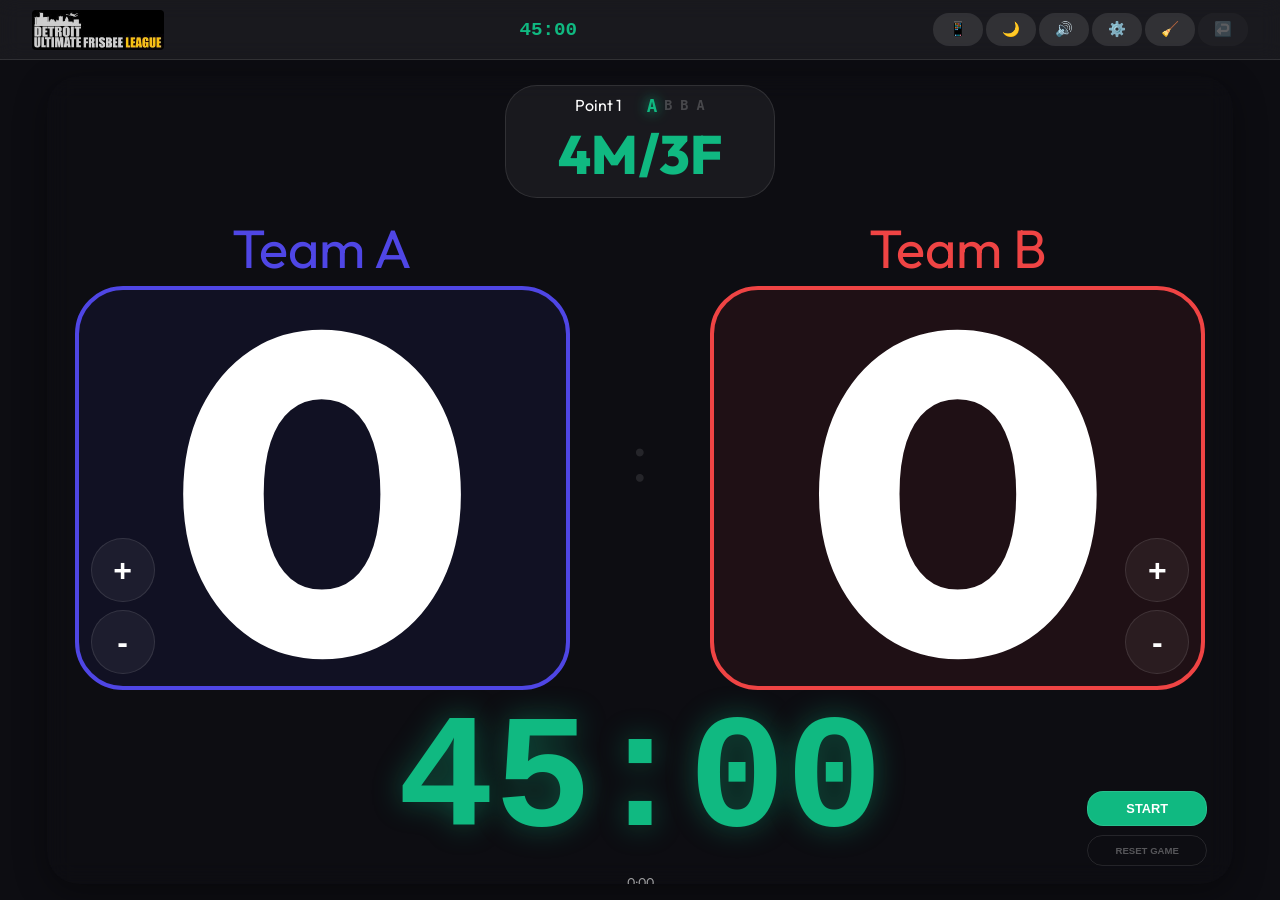
<file: dufl_portable.html>
<!DOCTYPE html>
<html lang="en">

<head>
    <meta charset="UTF-8">
    <meta name="viewport"
        content="width=device-width, initial-scale=1, maximum-scale=1, user-scalable=no, viewport-fit=cover">
    <meta name="apple-mobile-web-app-capable" content="yes">
    <meta name="apple-mobile-web-app-status-bar-style" content="black-translucent">
    <meta name="apple-mobile-web-app-title" content="DUFL Ultimate">
    <title>DUFL Ultimate - iPad Sideline App</title>
    <meta name="description"
        content="A professional Ultimate Frisbee sideline application for iPad, featuring scoreboards, ABBA gender matching, and stats tracking.">
    <style>
        :root {
            --bg-color: #0d0d12;
            --card-bg: rgba(255, 255, 255, 0.05);
            --glass-border: rgba(255, 255, 255, 0.1);
            --primary: #4f46e5;
            --accent: #10b981;
            --text-main: #ffffff;
            --text-dim: #9ca3af;
            --error: #ef4444;
            --shadow: 0 8px 32px 0 rgba(0, 0, 0, 0.37);
            --font-main: 'Outfit', sans-serif;
            --transition: all 0.3s cubic-bezier(0.4, 0, 0.2, 1);
            --modal-bg: #111118;
            --btn-ghost-color: rgba(255, 255, 255, 0.3);
            --input-bg: rgba(255, 255, 255, 0.05);
            --input-text: #ffffff;
            --modal-overlay-bg: rgba(0, 0, 0, 0.85);
        }

        body.light-mode {
            --bg-color: #f8fafc;
            --card-bg: rgba(0, 0, 0, 0.04);
            --glass-border: rgba(0, 0, 0, 0.08);
            --text-main: #1e293b;
            --text-dim: #64748b;
            --shadow: 0 4px 6px -1px rgba(0, 0, 0, 0.1), 0 2px 4px -1px rgba(0, 0, 0, 0.06);
            --modal-bg: #ffffff;
            --btn-ghost-color: rgba(0, 0, 0, 0.3);
            --input-bg: rgba(0, 0, 0, 0.04);
            --input-text: #1e293b;
            --modal-overlay-bg: rgba(255, 255, 255, 0.8);
        }

        * {
            box-sizing: border-box;
            margin: 0;
            padding: 0;
            -webkit-tap-highlight-color: transparent;
        }

        body {
            background-color: var(--bg-color);
            color: var(--text-main);
            font-family: var(--font-main);
            overflow: hidden;
            height: 100dvh;
            width: 100vw;
            transition: background-color 0.3s ease, color 0.3s ease;
        }

        .app-container {
            display: flex;
            flex-direction: column;
            height: 100%;
        }

        .app-header {
            height: 60px;
            background: var(--card-bg);
            backdrop-filter: blur(10px);
            border-bottom: 1px solid var(--glass-border);
            display: flex;
            align-items: center;
            padding: 0 2rem;
            z-index: 100;
        }

        .header-content {
            display: flex;
            justify-content: space-between;
            width: 100%;
            align-items: center;
        }

        .game-logo {
            height: 40px;
            width: auto;
            object-fit: contain;
            border-radius: 4px;
        }

        .game-clock {
            font-family: 'Courier New', Courier, monospace;
            font-weight: 700;
            color: var(--accent);
        }

        .app-header .game-clock {
            font-size: 1.2rem;
        }

        .scoreboard-section .game-clock {
            font-size: 10vh;
            margin-top: auto;
            margin-bottom: 2vh;
            text-shadow: 0 0 30px rgba(16, 185, 129, 0.4);
        }

        .app-main {
            flex: 1;
            display: flex;
            justify-content: center;
            align-items: center;
            padding: 1rem;
            overflow: hidden;
            position: relative;
        }

        .scoreboard-section {
            width: 95%;
            max-width: 1400px;
            height: 100%;
        }

        .app-container.score-only-mode .scoreboard-section {
            height: 100%;
            display: flex;
            flex-direction: column;
            justify-content: space-around;
            align-items: center;
            padding: 0;
            border: none;
            background: transparent;
        }

        .app-container.score-only-mode .score-container {
            flex: 1;
            /* Expand to fill height */
            display: flex;
            justify-content: center;
            align-items: center;
            width: 100%;
            margin: 0;
        }

        .app-container.score-only-mode .score-display {
            font-size: min(40vw, 50vh);
            width: 100%;
            line-height: 0.8;
            padding: 2vh 0;
        }

        .app-container.score-only-mode .team-label {
            font-size: 6vh;
            margin-bottom: 0.5vh;
        }

        .score-display-wrapper {
            position: relative;
            width: 90%;
            display: flex;
            justify-content: center;
            align-items: center;
        }

        .manual-score-controls {
            position: absolute;
            bottom: 0;
            display: flex;
            flex-direction: column;
            gap: 0.5rem;
            padding: 1rem;
            z-index: 10;
        }

        .manual-score-controls.a {
            left: 0;
        }

        .manual-score-controls.b {
            right: 0;
        }

        .manual-adj-btn {
            background: var(--card-bg);
            border: 1px solid var(--glass-border);
            color: var(--text-main);
            width: 4rem;
            height: 4rem;
            border-radius: 50%;
            font-size: 2rem;
            font-weight: 700;
            cursor: pointer;
            display: flex;
            justify-content: center;
            align-items: center;
            transition: all 0.2s;
        }

        .manual-adj-btn:hover {
            background: var(--primary);
            color: white;
            transform: scale(1.1);
        }

        .manual-adj-btn:active {
            transform: scale(0.9);
        }

        .app-container.score-only-mode .ratio-indicator {
            background: var(--card-bg);
            border: 1px solid var(--glass-border);
            padding: 1vh 4vw;
            border-radius: 2rem;
            margin-top: 1vh;
            cursor: pointer;
            transition: var(--transition);
            display: flex;
            flex-direction: column;
            align-items: center;
            gap: 0.5vh;
        }

        .ratio-top {
            display: flex;
            align-items: center;
            gap: 2vw;
            width: 100%;
            justify-content: center;
        }

        .ratio-sequence-display {
            display: flex;
            gap: 0.5rem;
            font-family: monospace;
            font-weight: 700;
            font-size: 1.5vh;
        }

        .seq-letter {
            opacity: 0.2;
            transition: all 0.3s ease;
        }

        .seq-letter.active-seq-letter {
            opacity: 1;
            color: var(--accent);
            transform: scale(1.3);
            text-shadow: 0 0 10px var(--accent);
        }

        body.light-mode .seq-letter.active-seq-letter {
            text-shadow: none;
            color: var(--primary);
        }

        .app-container.score-only-mode .ratio-indicator:hover {
            background: var(--primary);
            transform: translateY(-2px);
        }

        .app-container.score-only-mode .ratio-indicator:hover * {
            color: white !important;
        }

        .app-container.score-only-mode .ratio-val {
            font-size: 6vh;
            font-weight: 800;
        }

        .app-container.score-only-mode .scoreboard-section .game-clock {
            font-size: min(18vh, 15vw);
            /* Prevent clipping */
            margin-bottom: 0;
        }

        .app-container.score-only-mode .main-controls {
            position: absolute;
            bottom: 2vh;
            right: 2vw;
            display: flex;
            flex-direction: column;
            gap: 1vh;
            z-index: 1000;
        }

        .app-container.score-only-mode .main-controls .btn {
            padding: 1vh 2vw;
            font-size: 0.8rem;
            min-width: 120px;
            background: rgba(255, 255, 255, 0.1);
            border: 1px solid var(--glass-border);
        }

        body.light-mode .app-container.score-only-mode .main-controls .btn {
            background: rgba(0, 0, 0, 0.05);
            color: var(--text-main);
        }

        .btn-pause-state {
            background: var(--accent) !important;
            color: white !important;
        }

        body.light-mode .btn-pause-state {
            background: var(--primary) !important;
            color: white !important;
        }

        .btn-ghost {
            background: transparent !important;
            border: 1px solid var(--glass-border) !important;
            color: var(--btn-ghost-color) !important;
            font-size: 0.6rem !important;
        }

        .app-container.score-only-mode .main-controls .btn:hover {
            opacity: 1;
            background: var(--primary);
            color: white;
        }

        /* Base Sections */
        .scoreboard-section {
            background: var(--card-bg);
            backdrop-filter: blur(12px);
            border-radius: 2rem;
            border: 1px solid var(--glass-border);
            box-shadow: var(--shadow);
            padding: 1.5vh 2vw;
            display: flex;
            flex-direction: column;
            overflow: hidden;
        }

        /* Scoreboard Elements */

        /* Scoreboard Elements */
        .score-container {
            display: flex;
            justify-content: space-between;
            align-items: center;
            width: 100%;
            margin: 2rem 0;
        }

        .team-score {
            flex: 1;
            display: flex;
            flex-direction: column;
            align-items: center;
        }

        .score-display {
            font-size: 8rem;
            font-weight: 800;
            cursor: pointer;
            padding: 4rem;
            border-radius: 3rem;
            background: rgba(255, 255, 255, 0.03);
            border: 4px solid transparent;
            width: 90%;
            text-align: center;
        }

        .score-divider {
            font-size: 5rem;
            font-weight: 200;
            color: var(--glass-border);
            padding: 0 2rem;
        }

        .ratio-indicator {
            display: flex;
            flex-direction: column;
            align-items: center;
            gap: 0.5rem;
            margin-bottom: 1rem;
        }

        .ratio-val {
            font-size: 2.5rem;
            font-weight: 800;
            color: var(--accent);
        }

        /* Modals */
        .modal-overlay {
            position: fixed;
            top: 0;
            left: 0;
            width: 100%;
            height: 100%;
            background: var(--modal-overlay-bg);
            backdrop-filter: blur(15px);
            display: none;
            z-index: 2000;
            transition: background-color 0.3s ease;
        }

        .modal-overlay.active {
            display: flex;
            justify-content: center;
            align-items: center;
        }

        .modal-content {
            background: var(--modal-bg);
            border: 1px solid var(--glass-border);
            border-radius: 3rem;
            padding: 4rem;
            width: 95%;
            max-width: 900px;
            max-height: 95vh;
            overflow-y: auto;
            transition: background-color 0.3s ease;
        }

        .settings-grid {
            display: grid;
            grid-template-columns: 1fr 1fr;
            gap: 4rem;
        }

        /* Team Customization uses the full width of the settings grid */
        .team-customization-section {
            grid-column: 1 / -1;
        }

        .team-customization-section .settings-row {
            display: grid;
            grid-template-columns: 1fr 1fr;
            gap: 1rem;
            align-items: start;
        }

        .team-customization-section .color-picker-container {
            align-items: stretch;
        }

        .team-customization-section .color-presets {
            justify-content: flex-start;
        }

        .modal-content h2,
        .modal-content h3 {
            color: var(--text-main);
            margin-bottom: 1.5rem;
        }

        .form-group {
            margin-bottom: 1.5rem;
        }

        .form-group label,
        .color-picker-container label {
            display: block;
            font-size: 0.7rem;
            color: var(--text-dim);
            margin-bottom: 0.2rem;
            text-transform: uppercase;
            letter-spacing: 1px;
        }

        .form-group input,
        .form-group select {
            width: 100%;
            background: var(--input-bg);
            border: 1px solid var(--glass-border);
            padding: 1rem;
            color: var(--input-text);
            border-radius: 1rem;
            font-size: 0.9rem;   /* or 1.1rem / 1.2rem to match the UI better */
        }

        /* Ensure the select dropdown list follows the active theme */
        .form-group select {
            color-scheme: light dark;
            -webkit-appearance: none;
            appearance: none;
            background-image: linear-gradient(45deg, transparent 50%, var(--text-dim) 50%),
                linear-gradient(135deg, var(--text-dim) 50%, transparent 50%);
            background-position: calc(100% - 20px) calc(1em + 2px),
                calc(100% - 15px) calc(1em + 2px);
            background-size: 5px 5px, 5px 5px;
            background-repeat: no-repeat;
            padding-right: 2.5rem;
        }

        .form-group select option {
            background: var(--modal-bg);
            color: var(--text-main);
        }

        body.light-mode .form-group select {
            color-scheme: light;
        }

        body.dark-mode .form-group select {
            color-scheme: dark;
        }

        .team-preset-select {
            position: relative;
            width: 100%;
        }

        .team-preset-trigger,
        .team-preset-option {
            display: flex;
            align-items: center;
            gap: 0.75rem;
            width: 100%;
            border: 1px solid var(--glass-border);
            color: var(--input-text);
            font: inherit;
            text-align: left;
            cursor: pointer;
        }

        .team-preset-trigger {
            justify-content: space-between;
            padding: 1rem;
            border-radius: 1rem;
            background: var(--input-bg);
            font-size: 0.9rem;
        }

        .team-preset-trigger:focus-visible,
        .team-preset-option:focus-visible {
            outline: 2px solid var(--accent);
            outline-offset: 2px;
        }

        .team-preset-trigger-content {
            display: flex;
            align-items: center;
            gap: 0.75rem;
            min-width: 0;
        }

        .team-preset-trigger-name {
            overflow: hidden;
            text-overflow: ellipsis;
            white-space: nowrap;
        }

        .team-preset-caret {
            flex: 0 0 auto;
            width: 0.45rem;
            height: 0.45rem;
            border-right: 2px solid var(--text-dim);
            border-bottom: 2px solid var(--text-dim);
            transform: rotate(45deg) translateY(-2px);
            transition: transform 0.2s ease;
        }

        .team-preset-select[aria-expanded="true"] .team-preset-caret {
            transform: rotate(225deg) translate(-2px, -1px);
        }

        .team-preset-options {
            display: none;
            max-height: 13rem;
            margin-top: 0.4rem;
            overflow-y: auto;
            border: 1px solid var(--glass-border);
            border-radius: 0.75rem;
            background: var(--modal-bg);
        }

        .team-preset-select[aria-expanded="true"] .team-preset-options {
            display: block;
        }

        .team-preset-option {
            padding: 0.75rem 1rem;
            background: transparent;
            font-size: 0.9rem;
        }

        .team-preset-option + .team-preset-option {
            border-top: 0;
        }

        .team-preset-option:hover,
        .team-preset-option[aria-selected="true"] {
            background: var(--card-bg);
        }

        .team-preset-swatch {
            flex: 0 0 auto;
            width: 1rem;
            height: 1rem;
            border: 1px solid var(--glass-border);
            border-radius: 0.2rem;
        }

        .settings-row {
            display: flex;
            gap: 1rem;
            align-items: center;
        }

        .color-picker-container {
            display: flex;
            flex-direction: column;
            gap: 0.5rem;
            align-items: flex-end;
        }

        .color-presets {
            display: flex;
            gap: 0.5rem;
            flex-wrap: wrap;
            justify-content: flex-end;
        }

        .custom-color-input {
            width: 100%;
            height: 3rem;
            padding: 0.2rem;
            background: var(--input-bg);
            border: 1px solid var(--glass-border);
            border-radius: 0.75rem;
            cursor: pointer;
        }

        .team-manager-btn {
            border: none;
            border-radius: 1rem;
            padding: 1.2rem 2rem;
            font-weight: 700;
            cursor: pointer;
            transition: background-color 0.2s, color 0.2s, transform 0.1s, opacity 0.2s;
            background: var(--input-bg);
            border: 1px solid var(--glass-border);
            color: var(--text-main);
            font-size: 0.9rem;
        }

        .team-manager-btn:hover {
            background: var(--primary);
            border-color: var(--primary);
            color: white;
        }

        .team-manager-modal {
            display: none;
            position: fixed;
            top: 0;
            left: 0;
            width: 100%;
            height: 100%;
            background: var(--modal-overlay-bg);
            z-index: 2000;
            align-items: center;
            justify-content: center;
        }

        .team-manager-modal.active {
            display: flex;
        }

        .team-manager-content {
            background: var(--modal-bg);
            border-radius: 1.5rem;
            padding: 2rem;
            max-width: 500px;
            width: 90%;
            max-height: 80vh;
            overflow-y: auto;
            box-shadow: var(--shadow);
        }

        .team-list {
            display: flex;
            flex-direction: column;
            gap: 0.75rem;
            margin-bottom: 1.5rem;
        }

        .team-manager-actions {
            display: flex;
            gap: 0.75rem;
            margin-bottom: 1.5rem;
        }

        .team-item {
            display: flex;
            align-items: center;
            gap: 1rem;
            padding: 1rem;
            background: var(--card-bg);
            border-radius: 0.75rem;
            border: 1px solid var(--glass-border);
        }

        .team-item-color {
            width: 2rem;
            height: 2rem;
            border-radius: 0.5rem;
            border: 1px solid var(--glass-border);
        }

        .team-item-info {
            flex: 1;
        }

        .team-item-name {
            font-weight: 600;
            font-size: 0.9rem;
        }

        .team-item-color-hex {
            font-size: 0.75rem;
            color: var(--text-dim);
        }

        .team-item-actions {
            display: flex;
            gap: 0.5rem;
        }

        .team-delete-btn {
            padding: 0.4rem 0.8rem;
            background: var(--error);
            color: white;
            border: none;
            border-radius: 0.4rem;
            cursor: pointer;
            font-size: 0.75rem;
            transition: all 0.2s ease;
        }

        .team-delete-btn:hover {
            opacity: 0.8;
        }

        .team-delete-btn.confirming {
            background: var(--accent);
        }

        .team-manager-close-btn {
            padding: 0.6rem 1.2rem;
            background: var(--text-dim);
            color: var(--bg-color);
            border: none;
            border-radius: 0.5rem;
            cursor: pointer;
            width: 100%;
            font-weight: 600;
        }

        .color-option {
            width: 1.5rem;
            height: 1.5rem;
            border-radius: 50%;
            cursor: pointer;
            border: 2px solid transparent;
            transition: all 0.2s;
        }

        .color-option:hover {
            transform: scale(1.2);
        }

        .color-option.active {
            border-color: white;
            transform: scale(1.1);
            box-shadow: 0 0 10px rgba(255, 255, 255, 0.5);
        }

        /* Buttons */
        .btn {
            border: none;
            border-radius: 1rem;
            padding: 1.2rem 2rem;
            font-weight: 700;
            cursor: pointer;
            transition: background-color 0.2s, color 0.2s, transform 0.1s, opacity 0.2s;
            font-size: 0.9rem;
        }

        .btn-primary {
            background: var(--primary);
            color: white;
        }

        .btn-accent {
            background: var(--accent);
            color: white;
        }

        /* Flash Effect */

        /* Flash Effect */
        .flash-expire {
            animation: flash-red-white 1s ease-in-out infinite;
        }

        @keyframes flash-red-white {

            0%,
            100% {
                background-color: var(--bg-color);
            }

            25% {
                background-color: rgba(239, 68, 68, 0.4);
            }

            /* error color */
            75% {
                background-color: rgba(255, 255, 255, 0.3);
            }
        }

        #sound-toggle-btn.muted {
            opacity: 0.5;
        }

        /* Mobile Responsiveness & Proportional Scaling */
        @media (max-width: 767px) {
            .app-header {
                padding: 0 1rem;
                height: 7vh;
                min-height: 44px;
            }

            .header-actions {
                gap: 2vw;
            }

            .header-actions .btn {
                padding: 0.8vh 2vw;
                font-size: 0.75rem;
            }

            .game-logo {
                height: 3.5vh;
                max-height: 28px;
            }

            .app-main {
                height: 93vh;
                padding: 0.5vh;
                display: flex;
                flex-direction: column;
                overflow: hidden;
            }

            .scoreboard-section {
                width: 100%;
                height: 100%;
                display: flex;
                flex-direction: column;
                justify-content: space-between;
                gap: 0.5vh;
            }

            .app-container.score-only-mode .score-container {
                flex: 1;
                flex-direction: column;
                gap: 0.2vh;
                margin: 0;
                justify-content: center;
                padding: 0 6vw;
            }

            .score-divider {
                display: none;
            }

            .app-container.score-only-mode .score-display {
                /* Fluid score font size that respects height and width */
                font-size: clamp(8vh, 32vw, 18vh);
                padding: 0;
                line-height: 1.1;
                height: auto;
            }

            .app-container.score-only-mode .team-label {
                font-size: clamp(1.8vh, 4vw, 2.5vh);
                margin-bottom: 0;
            }

            .app-container.score-only-mode .ratio-indicator {
                padding: 0.5vh 3vw;
                border-radius: 1rem;
                margin-top: 0;
                gap: 0.1vh;
                flex-shrink: 0;
            }

            .app-container.score-only-mode .ratio-val {
                font-size: clamp(1.8vh, 5vw, 3vh);
                line-height: 1.1;
            }

            .ratio-sequence-display {
                font-size: 1vh;
            }

            .app-container.score-only-mode .scoreboard-section .game-clock {
                font-size: clamp(5vh, 10vw, 8vh);
                margin: 0.2vh 0;
                text-shadow: 0 0 10px rgba(16, 185, 129, 0.4);
                line-height: 1;
            }

            .point-timer-container {
                font-size: 1.2vh !important;
                margin-bottom: 0.5vh !important;
            }

            .app-container.score-only-mode .main-controls {
                position: relative;
                bottom: 0;
                right: 0;
                flex-direction: row;
                width: 100%;
                justify-content: center;
                padding: 1vh 0;
                background: var(--card-bg);
                border-top: 1px solid var(--glass-border);
                border-radius: 12px 12px 0 0;
                margin-top: auto;
                flex-shrink: 0;
            }

            .app-container.score-only-mode .main-controls .btn {
                flex: 1;
                max-width: 110px;
                padding: 1.2vh 2vw;
                font-size: 0.65rem;
            }

            .manual-adj-btn {
                width: 3.2rem;
                height: 2.8rem;
                border-radius: 0.8rem;
                font-size: 1.2rem;
                display: flex;
                justify-content: center;
                align-items: center;
            }

            .manual-score-controls {
                position: static !important;
                flex-direction: row !important;
                justify-content: center;
                gap: 8vw;
                padding: 0;
                margin-top: 0.5vh;
                width: 100%;
                margin-bottom: 0.5vh;
            }

            .manual-score-controls.a,
            .manual-score-controls.b {
                left: auto !important;
                right: auto !important;
                bottom: auto !important;
            }

            .score-display-wrapper {
                flex-direction: column !important;
                height: auto !important;
                width: 100% !important;
            }
        }

        /* Ultra-Compact Landscape / Short-Screen Mode */
        @media (max-height: 500px) {
            .app-header {
                height: 6vh !important;
                min-height: 32px !important;
            }

            .game-logo {
                height: 4vh !important;
                max-height: 20px !important;
            }

            .app-main {
                height: 94vh !important;
                padding: 2px !important;
                overflow: hidden !important;
            }

            .scoreboard-section {
                overflow: hidden !important;
            }

            .bottom-controls-group {
                margin-top: -5vh !important;
            }

            .app-container.score-only-mode .score-container {
                flex-direction: row !important;
                flex: 1 !important;
                padding: 0 2vw !important;
                gap: 2vw !important;
                margin: 0 !important;
            }

            .score-divider {
                display: flex !important;
                font-size: 5vh !important;
                opacity: 0.3;
            }

            .app-container.score-only-mode .score-display {
                font-size: clamp(20vh, 15vw, 35vh) !important;
            }

            .app-container.score-only-mode .team-label {
                font-size: 3vh !important;
            }

            .app-container.score-only-mode .ratio-indicator {
                flex-shrink: 0 !important;
                padding: 1vh 4vw !important;
                margin: 0 auto !important;
                width: fit-content !important;
            }

            .app-container.score-only-mode .ratio-indicator .ratio-top {
                flex-direction: column !important;
                gap: 0.3vh !important;
            }

            .ratio-sequence-display {
                display: flex !important;
                font-size: 2vh !important;
                gap: 0.5rem !important;
                order: -1 !important;
                justify-content: center !important;
            }

            .app-container.score-only-mode .ratio-indicator .label {
                font-size: 2.5vh !important;
                text-align: center !important;
            }

            .app-container.score-only-mode .ratio-val {
                font-size: 4vh !important;
            }

            .ratio-top {
                gap: 0.5vw !important;
            }

            .app-container.score-only-mode .scoreboard-section .game-clock {
                font-size: 10vh !important;
                margin: 0 !important;
                line-height: 1 !important;
            }

            .point-timer-container {
                font-size: 3vh !important;
                margin-bottom: 2px !important;
            }

            .app-container.score-only-mode .main-controls {
                padding: 4px 0 !important;
            }

            .app-container.score-only-mode .main-controls .btn {
                max-width: 80px !important;
                font-size: 0.6rem !important;
            }

            .manual-adj-btn {
                width: 1.8rem !important;
                height: 1.8rem !important;
                font-size: 0.8rem !important;
            }
        }
    </style>

    <link rel="apple-touch-icon"
        href="https://d36m266ykvepgv.cloudfront.net/uploads/media/1VrLZjQUhV/s-264-80/dufl-email-header.jpg">
    <link rel="preconnect" href="https://fonts.googleapis.com">
    <link rel="preconnect" href="https://fonts.gstatic.com" crossorigin>
    <link href="https://fonts.googleapis.com/css2?family=Outfit:wght@300;400;600;700&display=swap" rel="stylesheet">
</head>

<body class="dark-mode">
    <div id="app" class="app-container">
        <!-- Dashboard will be rendered here -->
        <header class="app-header">
            <div class="header-content">
                <img src="[data-uri]"
                    alt="DUFL Ultimate" class="game-logo">
                <div id="game-clock" class="game-clock">90:00</div>
                <div class="header-actions">
                    <button id="fullscreen-btn" class="btn"
                        style="background: rgba(255,255,255,0.1); padding: 0.5rem 1rem;">📱</button>
                    <button id="theme-toggle-btn" class="btn"
                        style="background: rgba(255,255,255,0.1); padding: 0.5rem 1rem;">🌙</button>
                    <button id="sound-toggle-btn" class="btn"
                        style="background: rgba(255,255,255,0.1); padding: 0.5rem 1rem;">🔊</button>
                    <button id="settings-btn" class="btn"
                        style="background: rgba(255,255,255,0.1); padding: 0.5rem 1rem;">⚙️</button>
                    <button id="full-reset-btn" class="btn"
                        style="background: rgba(255,255,255,0.1); padding: 0.5rem 1rem;">🧹</button>
                    <button id="undo-btn" class="btn"
                        style="background: rgba(255,255,255,0.1); padding: 0.5rem 1rem;">↩️</button>
                </div>
            </div>
        </header>

        <main class="app-main">
            <section id="scoreboard-section" class="scoreboard-section">
                <!-- Scoreboard logic here -->
            </section>
        </main>

        <div id="settings-modal" class="modal-overlay">
            <div class="modal-content">
                <h2>Game Settings</h2>
                <div class="settings-grid">
                    <div class="settings-section team-customization-section">
                        <h3>Team Customization</h3>
                        <div class="form-group">
                            <button type="button" id="manage-teams-btn" class="team-manager-btn btn-accent">Manage Team List</button>
                        </div>
                        <div class="form-group">
                            <label>Team A - Quick Select</label>
                            <div id="team-a-preset" class="team-preset-select" aria-expanded="false">
                                <button type="button" class="team-preset-trigger" aria-haspopup="listbox"
                                    aria-controls="team-a-preset-options" aria-expanded="false">
                                    <span class="team-preset-trigger-content">
                                        <span class="team-preset-swatch" aria-hidden="true"></span>
                                        <span class="team-preset-trigger-name"></span>
                                    </span>
                                    <span class="team-preset-caret" aria-hidden="true"></span>
                                </button>
                                <div id="team-a-preset-options" class="team-preset-options" role="listbox"
                                    aria-label="Team A saved teams"></div>
                            </div>
                        </div>
                        <div class="form-group">
                            <label>Team A Name & Color</label>
                            <div class="settings-row">
                                <input type="text" id="team-a-name" value="Team A">
                                <div class="color-picker-container">
                                    <label>Presets</label>
                                    <div class="color-presets" id="team-a-color-picker"></div>
                                    <label>Custom</label>
                                    <input type="color" id="team-a-custom-color" class="custom-color-input">
                                </div>
                            </div>
                        </div>
                        <div class="form-group">
                            <button type="button" id="team-a-save-btn" class="team-manager-btn btn-primary">Save Team A</button>
                        </div>
                        <div class="form-group">
                            <label>Team B - Quick Select</label>
                            <div id="team-b-preset" class="team-preset-select" aria-expanded="false">
                                <button type="button" class="team-preset-trigger" aria-haspopup="listbox"
                                    aria-controls="team-b-preset-options" aria-expanded="false">
                                    <span class="team-preset-trigger-content">
                                        <span class="team-preset-swatch" aria-hidden="true"></span>
                                        <span class="team-preset-trigger-name"></span>
                                    </span>
                                    <span class="team-preset-caret" aria-hidden="true"></span>
                                </button>
                                <div id="team-b-preset-options" class="team-preset-options" role="listbox"
                                    aria-label="Team B saved teams"></div>
                            </div>
                        </div>
                        <div class="form-group">
                            <label>Team B Name & Color</label>
                            <div class="settings-row">
                                <input type="text" id="team-b-name" value="Team B">
                                <div class="color-picker-container">
                                    <label>Presets</label>
                                    <div class="color-presets" id="team-b-color-picker"></div>
                                    <label>Custom</label>
                                    <input type="color" id="team-b-custom-color" class="custom-color-input">
                                </div>
                            </div>
                        </div>
                        <div class="form-group">
                            <button type="button" id="team-b-save-btn" class="team-manager-btn btn-primary">Save Team B</button>
                        </div>
                    </div>
                </div>
                <div class="settings-section">
                    <h3>Game Clock</h3>
                    <div class="form-group">
                        <label>Game Duration (minutes)</label>
                        <input type="number" id="game-duration" value="90">
                    </div>
                    <div class="form-group">
                        <label>Periods</label>
                        <select id="game-periods">
                            <option value="1">Single Game</option>
                            <option value="2">Two Halves</option>
                            <option value="4">Four Quarters</option>
                        </select>
                    </div>
                    <div class="form-group">
                        <label>Gender Ratio Rule</label>
                        <select id="ratio-rule">
                            <option value="ABBA">WFDF ABBA (Auto)</option>
                            <option value="US_PRESCRIBED">US Prescribed (Auto)</option>
                            <option value="FIXED_M">Fixed - 4M/3F</option>
                            <option value="FIXED_F">Fixed - 3M/4F</option>
                            <option value="MANUAL">Custom Sequence / Manual</option>
                        </select>
                    </div>
                    <div id="ratio-sequence-group" class="form-group" style="display: none;">
                        <label>Custom Sequence (e.g. ABBAA)</label>
                        <input type="text" id="ratio-sequence" placeholder="AB"
                            oninput="this.value = this.value.toUpperCase().replace(/[^AB]/g, '')">
                    </div>
                    <div class="form-group">
                        <label>Ratio A Definition (e.g. 4M/3F)</label>
                        <input type="text" id="ratio-a-def" placeholder="4M/3F">
                    </div>
                    <div class="form-group">
                        <label>Ratio B Definition (e.g. 3M/4F)</label>
                        <input type="text" id="ratio-b-def" placeholder="3M/4F">
                    </div>
                </div>
                <div class="settings-section">
                    <h3>Timer Alert Sounds</h3>
                    <div class="form-group">
                        <label>Sound Type</label>
                        <div style="display: flex; gap: 0.5rem; align-items: center;">
                            <select id="timer-sound" style="flex: 1;">
                                <option value="classic">Classic Rising Tone</option>
                                <option value="basketball">Basketball Buzzer</option>
                                <option value="hockey">Hockey Horn</option>
                                <option value="whistle">Referee Whistle</option>
                                <option value="soccer">Soccer Horn</option>
                                <option value="electronic">Electronic Beep</option>
                            </select>
                            <button type="button" class="btn" onclick="previewTimerSound()"
                                style="padding: 0.5rem 0.8rem; font-size: 0.85rem; background: var(--glass-bg);">TEST</button>
                        </div>
                    </div>
                    <div class="form-group">
                        <label>Volume</label>
                        <input type="range" id="timer-volume" min="0" max="1" step="0.1" value="0.5"
                            style="width: 100%;">
                    </div>
                </div>
                <div class="modal-actions">
                    <button id="save-settings-btn" class="btn btn-primary">SAVE CONFIG</button>
                    <button id="close-settings-btn" class="btn btn-accent">CANCEL</button>
                </div>
            </div>
        </div>

        <div id="team-manager-modal" class="team-manager-modal">
            <div class="team-manager-content">
                <h2>Manage Team List</h2>
                <div id="team-list-container" class="team-list"></div>
                <div class="team-manager-actions">
                    <button id="export-teams-btn" class="team-manager-btn btn-primary" style="flex: 1;">Export Teams</button>
                    <button id="import-teams-btn" class="team-manager-btn btn-accent" style="flex: 1;">Import Teams</button>
                    <input type="file" id="teams-file-input" accept=".json" style="display: none;">
                </div>
                <button id="team-manager-close-btn" class="team-manager-close-btn">Close</button>
            </div>
        </div>

        <nav id="mobile-nav" class="mobile-nav">
            <!-- Navigation for portrait mode -->
        </nav>
    </div>

    <script>
        /**
         * DUFL Ultimate Frisbee Sideline App
         * Core Logic & State Management
         */

        console.log("DUFL App Script Loading...");

        const INITIAL_STATE = {
            game: {
                score: { a: 0, b: 0 },
                timeouts: { teamA: 2, teamB: 2 },
                totalClock: 45 * 60,
                initialClock: 45 * 60,
                pointClock: 0,
                isPaused: true,
                period: 1,
                hasStarted: false,
            },
            ui: {},
            settings: {
                teamAName: "Team A",
                teamBName: "Team B",
                teamAColor: "#4f46e5",
                teamBColor: "#ef4444",
                gameDuration: 45,
                periods: 2,
                ratioRule: 'ABBA',
                ratioADef: '4M/3F',
                ratioBDef: '3M/4F',
                ratioSequence: 'AB',
                soundEnabled: true,
                theme: 'dark',
                timerSound: 'classic',
                soundVolume: 0.5
            },
            lineup: {
                currentPoint: 1,
                genderRatio: '4M/3F',
                ratioIndexOverride: null
            },
            teams: []
        };

        let state = JSON.parse(JSON.stringify(INITIAL_STATE));
        let history = [];
        const PRESET_COLORS = [
            "#ffffff", // White
            "#ef4444", // Red
            "#f59e0b", // Orange
            "#eab308", // Yellow
            "#10b981", // Green
            "#06b6d4", // Cyan
            "#3b82f6", // Blue
            "#4f46e5", // Indigo
            "#8b5cf6", // Purple
            "#ec4899", // Pink
            "#101010"  // Black
        ];

        // --- Logic Modules ---

        function pushHistory() {
            history.push(JSON.stringify(state));
            if (history.length > 50) history.shift();
            updateUndoButton();
        }

        function undo() {
            if (history.length > 0) {
                state = JSON.parse(history.pop());
                render();
                saveState();
                updateUndoButton();
            }
        }

        function getCurrentRatioInfo() {
            const rule = state.settings.ratioRule;
            const pointNumber = state.lineup.currentPoint;
            let sequence = "";
            let index = -1;

            if (rule === 'FIXED_M') {
                sequence = "A";
                index = 0;
            } else if (rule === 'FIXED_F') {
                sequence = "B";
                index = 0;
            } else if (rule === 'MANUAL') {
                sequence = state.settings.ratioSequence || 'AB';
                index = (state.lineup.ratioIndexOverride !== null)
                    ? state.lineup.ratioIndexOverride
                    : (sequence.length > 0 ? (pointNumber - 1) % sequence.length : 0);
            } else {
                // ABBA or US_PRESCRIBED
                sequence = "ABBA";
                index = (state.lineup.ratioIndexOverride !== null)
                    ? state.lineup.ratioIndexOverride
                    : (pointNumber - 1) % 4;
            }

            return { sequence, index };
        }

        function getRatioForPoint(pointNumber) {
            const ratioA = state.settings.ratioADef || '4M/3F';
            const ratioB = state.settings.ratioBDef || '3M/4F';
            const { sequence, index } = getCurrentRatioInfo();

            if (sequence.length === 0) return ratioA;
            return sequence[index] === 'A' ? ratioA : ratioB;
        }

        let lastTick = 0;
        function tick(timestamp) {
            if (!state.game.isPaused) {
                if (!lastTick) lastTick = timestamp;
                const delta = (timestamp - lastTick) / 1000;

                if (delta >= 1) {
                    state.game.totalClock -= 1;
                    state.game.pointClock += 1;
                    lastTick = timestamp;

                    if (state.game.totalClock === 0) {
                        triggerGameEndEffects();
                    }
                    renderClock();
                }
            } else {
                lastTick = 0;
            }
            requestAnimationFrame(tick);
        }

        // --- UI Interaction ---

        function togglePause() {
            pushHistory();
            state.game.isPaused = !state.game.isPaused;
            if (!state.game.isPaused) state.game.hasStarted = true;
            render();
        }

        function scoreGoal(team) {
            pushHistory();
            const { sequence, index } = getCurrentRatioInfo();
            state.game.score[team]++;
            state.lineup.currentPoint++;

            // Continue sequence from current position
            if (sequence.length > 0) {
                state.lineup.ratioIndexOverride = (index + 1) % sequence.length;
            }

            state.lineup.genderRatio = getRatioForPoint(state.lineup.currentPoint);
            state.game.pointClock = 0;
            saveState();
            render();
        }

        function adjustScore(team, amount) {
            pushHistory();
            const { sequence, index } = getCurrentRatioInfo();
            state.game.score[team] = Math.max(0, state.game.score[team] + amount);

            // Track sequence shift if point total changes
            if (amount !== 0 && sequence.length > 0) {
                state.lineup.currentPoint = Math.max(1, state.lineup.currentPoint + amount);
                state.lineup.ratioIndexOverride = (index + amount + sequence.length) % sequence.length;
                state.lineup.genderRatio = getRatioForPoint(state.lineup.currentPoint);
            }

            saveState();
            render();
        }

        function openSettings() {
            const modal = document.getElementById('settings-modal');
            modal.classList.add('active');

            document.getElementById('team-a-name').value = state.settings.teamAName;
            document.getElementById('team-b-name').value = state.settings.teamBName;
            document.getElementById('game-duration').value = state.settings.gameDuration;
            document.getElementById('game-periods').value = state.settings.periods;
            document.getElementById('ratio-rule').value = state.settings.ratioRule || 'ABBA';
            document.getElementById('ratio-a-def').value = state.settings.ratioADef || '4M/3F';
            document.getElementById('ratio-b-def').value = state.settings.ratioBDef || '3M/4F';
            document.getElementById('ratio-sequence').value = state.settings.ratioSequence || 'AB';

            const seqGroup = document.getElementById('ratio-sequence-group');
            if (seqGroup) seqGroup.style.display = (state.settings.ratioRule === 'MANUAL') ? 'block' : 'none';

            document.getElementById('team-a-custom-color').value = state.settings.teamAColor;
            document.getElementById('team-b-custom-color').value = state.settings.teamBColor;
            document.getElementById('timer-sound').value = state.settings.timerSound || 'classic';
            document.getElementById('timer-volume').value = state.settings.soundVolume || 0.5;

            renderColorPickers();
            renderTeamPresets();
        }

        function renderColorPickers() {
            const aPicker = document.getElementById('team-a-color-picker');
            const bPicker = document.getElementById('team-b-color-picker');
            if (!aPicker || !bPicker) return;

            [aPicker, bPicker].forEach((picker, idx) => {
                picker.innerHTML = PRESET_COLORS.map(c => `
            <div class="color-option ${c.toLowerCase() === (idx === 0 ? state.settings.teamAColor.toLowerCase() : state.settings.teamBColor.toLowerCase()) ? 'active' : ''}" 
                 style="background: ${c}" 
                 data-color="${c}" 
                 data-team="${idx === 0 ? 'a' : 'b'}"></div>
        `).join('');
            });
        }

        function saveSettings() {
            pushHistory();
            state.settings.teamAName = document.getElementById('team-a-name').value;
            state.settings.teamBName = document.getElementById('team-b-name').value;
            state.settings.gameDuration = parseInt(document.getElementById('game-duration').value);
            state.settings.periods = parseInt(document.getElementById('game-periods').value);
            state.settings.ratioRule = document.getElementById('ratio-rule').value;
            state.settings.ratioADef = document.getElementById('ratio-a-def').value;
            state.settings.ratioBDef = document.getElementById('ratio-b-def').value;
            state.settings.ratioSequence = document.getElementById('ratio-sequence').value.toUpperCase().replace(/[^AB]/g, '') || 'AB';
            state.settings.timerSound = document.getElementById('timer-sound').value;
            state.settings.soundVolume = parseFloat(document.getElementById('timer-volume').value);
            state.game.initialClock = state.settings.gameDuration * 60;
			
			if (state.game.isPaused === true){
				state.game.pointClock = 0;
	            state.game.isPaused = true;
                state.game.hasStarted = false;
	            state.game.period = 1;
				state.game.totalClock = state.settings.gameDuration * 60;
	            state.lineup.genderRatio = getRatioForPoint(state.lineup.currentPoint);
			}
            document.getElementById('settings-modal').classList.remove('active');
            saveState();
            render();
        }

        function renderTeamPresets() {
            ['a', 'b'].forEach(teamNumber => {
                const select = document.getElementById(`team-${teamNumber}-preset`);
                if (!select) return;

                const name = state.settings[teamNumber === 'a' ? 'teamAName' : 'teamBName'];
                const color = state.settings[teamNumber === 'a' ? 'teamAColor' : 'teamBColor'];
                const selectedTeam = state.teams.find(team => team.name === name && team.color === color);
                const trigger = select.querySelector('.team-preset-trigger');
                trigger.querySelector('.team-preset-trigger-name').textContent = name;
                trigger.querySelector('.team-preset-swatch').style.backgroundColor = color;

                const options = select.querySelector('.team-preset-options');
                options.replaceChildren();

                const addOption = (label, optionColor, teamId, isSelected) => {
                    const option = document.createElement('button');
                    option.type = 'button';
                    option.className = 'team-preset-option';
                    option.setAttribute('role', 'option');
                    option.setAttribute('aria-selected', String(isSelected));
                    option.dataset.teamId = teamId || '';

                    const swatch = document.createElement('span');
                    swatch.className = 'team-preset-swatch';
                    swatch.setAttribute('aria-hidden', 'true');
                    swatch.style.backgroundColor = optionColor;

                    const optionName = document.createElement('span');
                    optionName.textContent = label;
                    option.append(swatch, optionName);
                    options.appendChild(option);
                };

                const defaultColor = INITIAL_STATE.settings[teamNumber === 'a' ? 'teamAColor' : 'teamBColor'];
                addOption('Custom Team', defaultColor, '', !selectedTeam);
                state.teams.forEach(team => {
                    addOption(team.name, team.color, team.id, selectedTeam?.id === team.id);
                });
            });
        }

        function updateTeamPresetDisplay(teamNumber) {
            const select = document.getElementById(`team-${teamNumber}-preset`);
            const name = document.getElementById(`team-${teamNumber}-name`).value;
            const color = document.getElementById(`team-${teamNumber}-custom-color`).value;
            const selectedTeam = state.teams.find(team => team.name === name && team.color === color);

            select.querySelector('.team-preset-trigger-name').textContent = name;
            select.querySelector('.team-preset-trigger .team-preset-swatch').style.backgroundColor = color;

            select.querySelectorAll('.team-preset-option').forEach(option => {
                const isSelected = selectedTeam
                    ? option.dataset.teamId === String(selectedTeam.id)
                    : !option.dataset.teamId;
                option.setAttribute('aria-selected', String(isSelected));
            });
        }

        function setTeamPresetExpanded(select, expanded, focusOption = false) {
            const trigger = select.querySelector('.team-preset-trigger');
            select.setAttribute('aria-expanded', String(expanded));
            trigger.setAttribute('aria-expanded', String(expanded));

            if (expanded && focusOption) {
                const selectedOption = select.querySelector('[role="option"][aria-selected="true"]');
                (selectedOption || select.querySelector('[role="option"]'))?.focus();
            }
        }

        function setupTeamPresetSelect(teamNumber) {
            const select = document.getElementById(`team-${teamNumber}-preset`);
            const trigger = select.querySelector('.team-preset-trigger');
            const options = select.querySelector('.team-preset-options');

            trigger.addEventListener('click', () => {
                const shouldExpand = select.getAttribute('aria-expanded') !== 'true';
                document.querySelectorAll('.team-preset-select').forEach(otherSelect => {
                    setTeamPresetExpanded(otherSelect, otherSelect === select && shouldExpand);
                });
            });

            trigger.addEventListener('keydown', event => {
                if (event.key === 'ArrowDown' || event.key === 'ArrowUp') {
                    event.preventDefault();
                    setTeamPresetExpanded(select, true, true);
                } else if (event.key === 'Escape') {
                    setTeamPresetExpanded(select, false);
                }
            });

            options.addEventListener('click', event => {
                const option = event.target.closest('.team-preset-option');
                if (!option) return;
                if (option.dataset.teamId) {
                    loadTeamToForm(option.dataset.teamId, teamNumber);
                    renderTeamPresets();
                } else {
                    const name = `Custom Team ${teamNumber.toUpperCase()}`;
                    const color = INITIAL_STATE.settings[teamNumber === 'a' ? 'teamAColor' : 'teamBColor'];
                    document.getElementById(`team-${teamNumber}-name`).value = name;
                    document.getElementById(`team-${teamNumber}-custom-color`).value = color;
                    state.settings[teamNumber === 'a' ? 'teamAName' : 'teamBName'] = name;
                    state.settings[teamNumber === 'a' ? 'teamAColor' : 'teamBColor'] = color;
                    renderColorPickers();
                    renderTeamPresets();
                }
                setTeamPresetExpanded(select, false);
                trigger.focus();
            });

            options.addEventListener('keydown', event => {
                const optionButtons = [...options.querySelectorAll('.team-preset-option')];
                const currentIndex = optionButtons.indexOf(event.target);
                let nextIndex;

                if (event.key === 'ArrowDown') nextIndex = (currentIndex + 1) % optionButtons.length;
                else if (event.key === 'ArrowUp') nextIndex = (currentIndex - 1 + optionButtons.length) % optionButtons.length;
                else if (event.key === 'Home') nextIndex = 0;
                else if (event.key === 'End') nextIndex = optionButtons.length - 1;
                else if (event.key === 'Escape') {
                    event.preventDefault();
                    setTeamPresetExpanded(select, false);
                    trigger.focus();
                    return;
                } else {
                    return;
                }

                event.preventDefault();
                optionButtons[nextIndex]?.focus();
            });
        }

        function addTeam(name, color) {
            // Prevent duplicate team names (case-insensitive)
            const trimmedName = name.trim();
            if (state.teams.some(t => t.name.trim().toLowerCase() === trimmedName.toLowerCase())) {
                return; // team already exists, don't add again
            }
            const newId = state.teams.length > 0 ? Math.max(...state.teams.map(t => t.id)) + 1 : 1;
            state.teams.push({ id: newId, name: trimmedName, color });
            saveState();
            renderTeamPresets();
            renderTeamManager();
        }

        function removeTeam(teamId) {
            state.teams = state.teams.filter(t => t.id !== teamId);
            saveState();
            renderTeamPresets();
            renderTeamManager();
        }

        function loadTeamToForm(teamId, teamNumber) {
            const team = state.teams.find(t => t.id === parseInt(teamId));
            if (!team) return;
            
            const nameInput = document.getElementById(`team-${teamNumber}-name`);
            const colorInput = document.getElementById(`team-${teamNumber}-custom-color`);
            
            if (nameInput) nameInput.value = team.name;
            if (colorInput) colorInput.value = team.color;
            
            state.settings[teamNumber === 'a' ? 'teamAName' : 'teamBName'] = team.name;
            state.settings[teamNumber === 'a' ? 'teamAColor' : 'teamBColor'] = team.color;
            
            renderColorPickers();
        }

        let pendingDeleteTeamId = null;
        let pendingDeleteTimeout = null;

        function renderTeamManager() {
            const container = document.getElementById('team-list-container');
            if (!container) return;
            
            if (pendingDeleteTeamId !== null && !state.teams.some(t => t.id === pendingDeleteTeamId)) {
                pendingDeleteTeamId = null;
            }
            
            container.innerHTML = state.teams.map(team => {
                const isConfirming = pendingDeleteTeamId === team.id;
                return `
                <div class="team-item">
                    <div class="team-item-color" style="background: ${team.color};"></div>
                    <div class="team-item-info">
                        <div class="team-item-name">${team.name}</div>
                        <div class="team-item-color-hex">${team.color}</div>
                    </div>
                    <div class="team-item-actions">
                        <button class="team-delete-btn ${isConfirming ? 'confirming' : ''}" data-team-id="${team.id}">${isConfirming ? 'CONFIRM DELETE?' : 'Delete'}</button>
                    </div>
                </div>
            `;
            }).join('');
        }

        function saveTeamToList(teamNumber) {
            const nameInput = document.getElementById(`team-${teamNumber}-name`);
            const colorInput = document.getElementById(`team-${teamNumber}-custom-color`);
            
            if (!nameInput || !colorInput) return;
            
            const name = nameInput.value.trim();
            const color = colorInput.value;
            
            if (!name) return;
            
            addTeam(name, color);
        }

        function openTeamManager() {
            const modal = document.getElementById('team-manager-modal');
            if (modal) {
                renderTeamManager();
                modal.classList.add('active');
            }
        }

        function toggleRatio() {
            pushHistory();
            const { sequence, index } = getCurrentRatioInfo();
            if (sequence.length > 0) {
                state.lineup.ratioIndexOverride = (index + 1) % sequence.length;
                state.lineup.genderRatio = getRatioForPoint(state.lineup.currentPoint);
            }
            saveState();
            render();
        }

        function toggleFullScreen() {
            if (!document.fullscreenElement) {
                document.documentElement.requestFullscreen().catch(err => console.error(err));
            } else {
                if (document.exitFullscreen) document.exitFullscreen();
            }
        }

        function toggleSound() {
            pushHistory();
            state.settings.soundEnabled = !state.settings.soundEnabled;
            saveState();
            render();
        }

        function toggleTheme() {
            pushHistory();
            state.settings.theme = state.settings.theme === 'dark' ? 'light' : 'dark';
            saveState();
            render();
        }

        function triggerGameEndEffects() {
            // Flash Screen
            document.body.classList.add('flash-expire');
            setTimeout(() => {
                document.body.classList.remove('flash-expire');
            }, 5000); // Flash for 5 seconds

            // Play Sound
            if (state.settings.soundEnabled) {
                const type = state.settings.timerSound;
            	const vol = state.settings.soundVolume;
            	playEndGameSound(type, vol);
            }


			if (state.game.period < state.settings.periods) {
            	state.game.isPaused = true;
            	state.game.hasStarted = false;
            	state.game.period = state.game.period + 1;
				state.game.totalClock = state.game.initialClock;
				render();			
			}
			
        }

        function playEndGameSound(soundType = null, volume = null) {
            const type = soundType || state.settings.timerSound || 'classic';
            const vol = volume !== null ? volume : (state.settings.soundVolume || 0.5);

            try {
                const audioCtx = new (window.AudioContext || window.webkitAudioContext)();
                const mainGain = audioCtx.createGain();
                mainGain.connect(audioCtx.destination);
                mainGain.gain.setValueAtTime(vol * 0.3, audioCtx.currentTime);

                if (type === 'classic') {
                    // Classic - original rising tone
                    const osc = audioCtx.createOscillator();
                    osc.type = 'square';
                    osc.frequency.setValueAtTime(440, audioCtx.currentTime);
                    osc.frequency.exponentialRampToValueAtTime(880, audioCtx.currentTime + 0.5);
                    osc.connect(mainGain);
                    osc.start();
                    osc.stop(audioCtx.currentTime + 1);
                    mainGain.gain.exponentialRampToValueAtTime(0.01, audioCtx.currentTime + 1);

                } else if (type === 'basketball') {
                    // Basketball buzzer - harsh dual-tone
                    [200, 267].forEach(freq => {
                        const osc = audioCtx.createOscillator();
                        osc.type = 'square';
                        osc.frequency.setValueAtTime(freq, audioCtx.currentTime);
                        osc.connect(mainGain);
                        osc.start();
                        osc.stop(audioCtx.currentTime + 1.2);
                    });
                    mainGain.gain.exponentialRampToValueAtTime(0.01, audioCtx.currentTime + 1.2);

                } else if (type === 'hockey') {
                    // Hockey horn - deep sawtooth
                    const osc = audioCtx.createOscillator();
                    osc.type = 'sawtooth';
                    osc.frequency.setValueAtTime(85, audioCtx.currentTime);
                    const filter = audioCtx.createBiquadFilter();
                    filter.type = 'lowpass';
                    filter.frequency.setValueAtTime(350, audioCtx.currentTime);
                    filter.Q.setValueAtTime(8, audioCtx.currentTime);
                    osc.connect(filter);
                    filter.connect(mainGain);
                    osc.start();
                    osc.stop(audioCtx.currentTime + 1.5);
                    mainGain.gain.exponentialRampToValueAtTime(0.01, audioCtx.currentTime + 1.5);

                } else if (type === 'whistle') {
                    // Referee whistle - high pitched with warble
                    const baseFreq = 2800;
                    [baseFreq, baseFreq + 50].forEach(freq => {
                        const osc = audioCtx.createOscillator();
                        osc.type = 'sine';
                        osc.frequency.setValueAtTime(freq, audioCtx.currentTime);
                        const lfo = audioCtx.createOscillator();
                        lfo.frequency.setValueAtTime(25, audioCtx.currentTime);
                        const lfoGain = audioCtx.createGain();
                        lfoGain.gain.setValueAtTime(0.4, audioCtx.currentTime);
                        lfo.connect(lfoGain);
                        const oscGain = audioCtx.createGain();
                        oscGain.gain.setValueAtTime(0.5, audioCtx.currentTime);
                        lfoGain.connect(oscGain.gain);
                        osc.connect(oscGain);
                        oscGain.connect(mainGain);
                        lfo.start();
                        osc.start();
                        osc.stop(audioCtx.currentTime + 0.7);
                        lfo.stop(audioCtx.currentTime + 0.7);
                    });

                } else if (type === 'soccer') {
                    // Soccer/Football horn - European style
                    const osc = audioCtx.createOscillator();
                    osc.type = 'sawtooth';
                    osc.frequency.setValueAtTime(150, audioCtx.currentTime);
                    osc.connect(mainGain);
                    osc.start();
                    osc.stop(audioCtx.currentTime + 1.8);
                    mainGain.gain.exponentialRampToValueAtTime(0.01, audioCtx.currentTime + 1.8);

                } else if (type === 'electronic') {
                    // Electronic beep - clean digital
                    const osc = audioCtx.createOscillator();
                    osc.type = 'sine';
                    osc.frequency.setValueAtTime(1000, audioCtx.currentTime);
                    osc.connect(mainGain);
                    osc.start();
                    osc.stop(audioCtx.currentTime + 0.4);
                    mainGain.gain.exponentialRampToValueAtTime(0.01, audioCtx.currentTime + 0.4);
                }
            } catch (e) {
                console.error("Audio error:", e);
            }
        }

        function previewTimerSound() {
            const type = document.getElementById('timer-sound').value;
            const vol = parseFloat(document.getElementById('timer-volume').value);
            playEndGameSound(type, vol);
        }


        let fullresetConfirmPending = false;
        let resetGameConfirmPending = false;		
        let resetConfirmTimeout = null;
        let pendingResetAction = null;

        function fullReset() {
            if (!fullresetConfirmPending) {
                // First click - enter confirmation state
                fullresetConfirmPending = true;
                render(); // Re-render to show confirmation button

                // Auto-cancel confirmation after 3 seconds
                resetConfirmTimeout = setTimeout(() => {
                    fullresetConfirmPending = false;
                    render();
                }, 3000);
            } else {
                // Second click - perform the reset
                clearTimeout(resetConfirmTimeout);
                fullresetConfirmPending = false;

                const currentTheme = state.settings.theme; // Preserve theme
                const currentTeams = state.teams; // Preserve team list
                localStorage.removeItem('dufl_game_state'); // Only clears game config, not teams
                state = JSON.parse(JSON.stringify(INITIAL_STATE));
                state.settings.theme = currentTheme; // Restore theme
                state.teams = currentTeams; // Restore team list
                state.game.hasStarted = false; // Explicitly ensure it's reset
                state.lineup.ratioIndexOverride = null;
                history = [];
                saveState();
                render();
            }
        }
		
		
        function resetGame() {
            if (!resetGameConfirmPending) {
                // First click - enter confirmation state
                resetGameConfirmPending = true;
                render(); // Re-render to show confirmation button

                // Auto-cancel confirmation after 3 seconds
                resetConfirmTimeout = setTimeout(() => {
                    resetGameConfirmPending = false;
                    render();
                }, 3000);
            } else {
                // Second click - perform the reset
                clearTimeout(resetConfirmTimeout);
                resetGameConfirmPending = false;

                const currentTheme = state.settings.theme; // Preserve theme
//                localStorage.removeItem('dufl_game_state');
//                state = JSON.parse(JSON.stringify(INITIAL_STATE));
                state.settings.theme = currentTheme; // Restore theme

				initialClock = state.game.initialClock
				state.game.totalClock = initialClock;
	            state.game.initialClock = initialClock;
	            state.game.score.a = 0;
	            state.game.score.b = 0;
	            state.game.pointClock = 0;
	            state.game.isPaused = true;
	            state.game.hasStarted = false; // Explicitly ensure it's reset
	            state.game.period = 1;
	            lastTick = 0;
	            state.lineup.currentPoint = 1;
	            state.lineup.ratioIndexOverride = null;
	            state.lineup.genderRatio = getRatioForPoint(state.lineup.currentPoint);
                state.lineup.ratioIndexOverride = null;
                history = [];
                saveState();
                render();
            }
        }		

        function saveState() {
            // Save teams separately so they persist even after a full config reset
            saveTeams();
            const stateToSave = JSON.parse(JSON.stringify(state));
            stateToSave.teams = undefined; // teams stored in their own key
            localStorage.setItem('dufl_game_state', JSON.stringify(stateToSave));
        }

        function saveTeams() {
            localStorage.setItem('dufl_teams', JSON.stringify(state.teams || []));
        }

        function loadTeams() {
            const savedTeams = localStorage.getItem('dufl_teams');
            if (savedTeams) {
                try {
                    const parsed = JSON.parse(savedTeams);
                    if (Array.isArray(parsed)) state.teams = parsed;
                } catch (e) {
                    state.teams = [];
                }
            }
        }

        function deepMerge(target, source) {
            // Recursively merge source into target, preserving target properties not in source
            for (const key in source) {
                if (source.hasOwnProperty(key)) {
                    if (typeof source[key] === 'object' && source[key] !== null && !Array.isArray(source[key])) {
                        // For objects, recurse instead of replacing
                        if (!target[key] || typeof target[key] !== 'object' || Array.isArray(target[key])) {
                            target[key] = {};
                        }
                        deepMerge(target[key], source[key]);
                    } else {
                        // For primitives and arrays, replace
                        target[key] = source[key];
                    }
                }
            }
            return target;
        }

        function loadState() {
            const saved = localStorage.getItem('dufl_game_state');
            if (saved) {
                const parsedSaved = JSON.parse(saved);
                // Deep merge: start with INITIAL_STATE and merge in saved values
                state = JSON.parse(JSON.stringify(INITIAL_STATE));
                deepMerge(state, parsedSaved);
                // Note: teams are handled separately below
            } else {
                // No saved state - reset to initial state
                state = JSON.parse(JSON.stringify(INITIAL_STATE));
            }
            // Defensive: Ensure critical settings always have valid values (handle corrupted/incomplete data)
            // Check for both undefined value AND the string "undefined", and empty/whitespace strings
            const isValidTeamName = (name) => typeof name === 'string' && name.trim() && name !== "undefined";
            if (!isValidTeamName(state.settings.teamAName)) state.settings.teamAName = "Team A";
            if (!isValidTeamName(state.settings.teamBName)) state.settings.teamBName = "Team B";
            if (!state.settings.teamAColor) state.settings.teamAColor = "#4f46e5";
            if (!state.settings.teamBColor) state.settings.teamBColor = "#ef4444";
            
            // Ensure score values are valid numbers
            if (typeof state.game.score.a !== 'number') state.game.score.a = 0;
            if (typeof state.game.score.b !== 'number') state.game.score.b = 0;
            
            // Ensure genderRatio is always set
            if (!state.lineup.genderRatio) state.lineup.genderRatio = '4M/3F';
            
            // Always load teams from their own persistent key
            loadTeams();
            // For backward compatibility: if teams exist in old saved state but not in new storage, migrate them
            if (saved && state.teams.length === 0) {
                const oldState = JSON.parse(saved);
                if (oldState.teams && Array.isArray(oldState.teams) && oldState.teams.length > 0) {
                    state.teams = oldState.teams;
                    saveTeams();
                }
            }
        }

        function formatTime(seconds) {
            const mins = Math.floor(Math.abs(seconds) / 60);
            const secs = Math.abs(seconds) % 60;
            return `${seconds < 0 ? '-' : ''}${mins}:${secs.toString().padStart(2, '0')}`;
        }

        function renderClock() {
            const headerClock = document.getElementById('game-clock');
            if (headerClock) headerClock.textContent = formatTime(state.game.totalClock);
            const mainClock = document.querySelector('.scoreboard-section .game-clock');
            if (mainClock) mainClock.textContent = formatTime(state.game.totalClock);
            const ptVal = document.querySelector('.point-timer-val');
            if (ptVal) ptVal.textContent = formatTime(state.game.pointClock);
        }

        function updateUndoButton() {
            const undoBtn = document.getElementById('undo-btn');
            if (undoBtn) undoBtn.style.opacity = history.length > 0 ? "1" : "0.3";
        }

        function render() {
            document.documentElement.style.setProperty('--team-a-color', state.settings.teamAColor);
            document.documentElement.style.setProperty('--team-b-color', state.settings.teamBColor);

            // Apply Theme
            document.body.classList.toggle('light-mode', state.settings.theme === 'light');
            const themeBtn = document.getElementById('theme-toggle-btn');
            if (themeBtn) themeBtn.textContent = state.settings.theme === 'light' ? '☀️' : '🌙';

            const container = document.querySelector('.app-container');
            if (container) container.classList.add('score-only-mode'); // Always force score only mode visual style

            const soundBtn = document.getElementById('sound-toggle-btn');
            if (soundBtn) {
                soundBtn.textContent = state.settings.soundEnabled ? '🔊' : '🔇';
                soundBtn.classList.toggle('muted', !state.settings.soundEnabled);
            }

            const fullResetBtn = document.getElementById('full-reset-btn');
            if (fullResetBtn) {
                fullResetBtn.textContent = fullresetConfirmPending ? '⚠️' : '🧹';
            }

            const scoreboardEl = document.getElementById('scoreboard-section');
            if (scoreboardEl) {
                let pauseBtnLabel = 'PAUSE';
                if (state.game.isPaused) {
                    pauseBtnLabel = state.game.hasStarted ? 'RESUME' : 'START';
                }

                const { sequence, index } = getCurrentRatioInfo();
                const sequenceHtml = sequence.split('').map((letter, i) => `
            <span class="seq-letter ${i === index ? 'active-seq-letter' : ''}">${letter}</span>
        `).join('');

                scoreboardEl.innerHTML = `
            <div class="ratio-indicator" style="cursor: pointer">
                <div class="ratio-top">
                    <span class="label">Point ${state.lineup.currentPoint}</span>
                    <div class="ratio-sequence-display">${sequenceHtml}</div>
                </div>
                <span class="ratio-val">${state.lineup.genderRatio}</span>
            </div>
            <div class="score-container">
                <div class="team-score a">
                    <span class="team-label" style="color: var(--team-a-color)">${state.settings.teamAName}</span>
                    <div class="score-display-wrapper">
                        <div class="score-display fast-score active-border" data-team="a" style="background: ${state.settings.teamAColor}15; border-color: ${state.settings.teamAColor}">${state.game.score.a}</div>
                        <div class="manual-score-controls a">
                            <button class="manual-adj-btn" data-team="a" data-action="up">+</button>
                            <button class="manual-adj-btn" data-team="a" data-action="down">-</button>
                        </div>
                    </div>
                </div>
                <div class="score-divider"><span>:</span></div>
                <div class="team-score b">
                    <span class="team-label" style="color: var(--team-b-color)">${state.settings.teamBName}</span>
                    <div class="score-display-wrapper">
                        <div class="score-display fast-score active-border" data-team="b" style="background: ${state.settings.teamBColor}15; border-color: ${state.settings.teamBColor}">${state.game.score.b}</div>
                        <div class="manual-score-controls b">
                            <button class="manual-adj-btn" data-team="b" data-action="up">+</button>
                            <button class="manual-adj-btn" data-team="b" data-action="down">-</button>
                        </div>
                    </div>
                </div>
            </div>
            <div class="bottom-controls-group" style="display: flex; flex-direction: column; align-items: center; width: 100%;">
                <div class="game-clock">00:00</div>
                <div class="point-timer-container" style="margin: 0; font-size: 0.8rem; opacity: 0.6;"><span class="point-timer-val">00:00</span></div>
                <div class="main-controls">
                    <button id="pause-btn" class="btn ${state.game.isPaused ? 'btn-pause-state' : 'btn-primary'}">${pauseBtnLabel}</button>
                    <button id="reset-btn" class="btn ${resetGameConfirmPending ? 'btn-accent' : 'btn-ghost'}">${resetGameConfirmPending ? 'CONFIRM RESET?' : 'RESET GAME'}</button>
                </div>
            </div>
        `;
            }
            renderClock();
            updateUndoButton();
        }

        function setupEventListeners() {
            document.body.addEventListener('click', (e) => {
                const target = e.target;

                // Cancel reset confirmation if clicking anywhere else
                if (fullresetConfirmPending && target.id !== 'full-reset-btn') {
                    clearTimeout(resetConfirmTimeout);
                    fullresetConfirmPending = false;
                    render();
                }
				
				if (resetGameConfirmPending && target.id !== 'reset-btn') {
                    clearTimeout(resetConfirmTimeout);
                    resetGameConfirmPending = false;
                    render();
                }				

                if (target.id === 'pause-btn') togglePause();
                if (target.id === 'reset-btn') resetGame();
                if (target.id === 'full-reset-btn') fullReset();
                if (target.id === 'undo-btn') undo();
                if (target.id === 'settings-btn') openSettings();
                if (target.id === 'theme-toggle-btn') toggleTheme();
                if (target.id === 'sound-toggle-btn') toggleSound();
                if (target.id === 'fullscreen-btn') toggleFullScreen();
                if (target.id === 'close-settings-btn') document.getElementById('settings-modal').classList.remove('active');
                if (target.id === 'save-settings-btn') saveSettings();
                if (target.closest('.ratio-indicator')) toggleRatio();
                if (target.classList.contains('color-option')) {
                    const team = target.dataset.team;
                    const color = target.dataset.color;
                    state.settings[team === 'a' ? 'teamAColor' : 'teamBColor'] = color;
                    document.getElementById(`team-${team}-custom-color`).value = color;
                    renderColorPickers();
                    updateTeamPresetDisplay(team);
                }
                if (target.classList.contains('fast-score')) scoreGoal(target.dataset.team);
                if (target.classList.contains('score-btn') || target.classList.contains('manual-adj-btn')) {
                    target.dataset.action === 'up' ? scoreGoal(target.dataset.team) : adjustScore(target.dataset.team, -1);
                }
            });

            ['team-a-custom-color', 'team-b-custom-color'].forEach(id => {
                const input = document.getElementById(id);
                if (input) {
                    const updateColor = (e) => {
                        const team = id.includes('team-a') ? 'a' : 'b';
                        state.settings[team === 'a' ? 'teamAColor' : 'teamBColor'] = e.target.value;
                        renderColorPickers();
                        updateTeamPresetDisplay(team);
                    };
                    input.addEventListener('input', updateColor);
                    input.addEventListener('change', updateColor);
                }
            });

            ['a', 'b'].forEach(team => {
                document.getElementById(`team-${team}-name`).addEventListener('input', () => {
                    updateTeamPresetDisplay(team);
                });
            });

            const ruleSelect = document.getElementById('ratio-rule');
            if (ruleSelect) {
                ruleSelect.addEventListener('change', (e) => {
                    const seqGroup = document.getElementById('ratio-sequence-group');
                    if (seqGroup) seqGroup.style.display = (e.target.value === 'MANUAL') ? 'block' : 'none';
                });
            }

            const modal = document.getElementById('settings-modal');
            if (modal) {
                modal.addEventListener('click', (e) => { if (e.target.id === 'settings-modal') modal.classList.remove('active'); });
            }

            // Modal Keyboard shortcuts
            window.addEventListener('keydown', (e) => {
                const modal = document.getElementById('settings-modal');
                if (modal && modal.classList.contains('active')) {
                    if (e.key === 'Escape') {
                        modal.classList.remove('active');
                    } else if (e.key === 'Enter') {
                        saveSettings();
                    }
                }
            });

            // Team Management Event Listeners
            document.getElementById('manage-teams-btn').addEventListener('click', openTeamManager);
            
            document.getElementById('team-manager-close-btn').addEventListener('click', () => {
                document.getElementById('team-manager-modal').classList.remove('active');
            });

            document.getElementById('team-manager-modal').addEventListener('click', (e) => {
                if (e.target.id === 'team-manager-modal') {
                    e.target.classList.remove('active');
                }
            });

            ['a', 'b'].forEach(setupTeamPresetSelect);
            document.addEventListener('click', event => {
                if (event.target.closest('.team-preset-select')) return;
                document.querySelectorAll('.team-preset-select[aria-expanded="true"]').forEach(select => {
                    setTeamPresetExpanded(select, false);
                });
            });

            document.getElementById('team-a-save-btn').addEventListener('click', () => {
                saveTeamToList('a');
            });

            document.getElementById('team-b-save-btn').addEventListener('click', () => {
                saveTeamToList('b');
            });

            // Event delegation for delete buttons in team manager
            document.getElementById('team-list-container').addEventListener('click', (e) => {
                if (e.target.classList.contains('team-delete-btn')) {
                    const teamId = parseInt(e.target.dataset.teamId);
                    if (pendingDeleteTeamId === teamId) {
                        // Second click - perform the delete
                        clearTimeout(pendingDeleteTimeout);
                        pendingDeleteTeamId = null;
                        removeTeam(teamId);
                    } else {
                        // First click - enter confirmation state
                        clearTimeout(pendingDeleteTimeout);
                        pendingDeleteTeamId = teamId;
                        renderTeamManager();
                        pendingDeleteTimeout = setTimeout(() => {
                            pendingDeleteTeamId = null;
                            renderTeamManager();
                        }, 3000);
                    }
                } else {
                    // Clicking elsewhere cancels pending delete confirmation
                    if (pendingDeleteTeamId !== null) {
                        clearTimeout(pendingDeleteTimeout);
                        pendingDeleteTeamId = null;
                        renderTeamManager();
                    }
                }
            });

            // Export/Import Event Listeners
            document.getElementById('export-teams-btn').addEventListener('click', exportTeams);
            document.getElementById('import-teams-btn').addEventListener('click', () => {
                document.getElementById('teams-file-input').click();
            });
            document.getElementById('teams-file-input').addEventListener('change', importTeams);
        }

        function exportTeams() {
            const teamsData = {
                teams: state.teams,
                exportedAt: new Date().toISOString(),
                version: '1.0'
            };
            
            const dataStr = JSON.stringify(teamsData, null, 2);
            const dataBlob = new Blob([dataStr], { type: 'application/json' });
            const url = URL.createObjectURL(dataBlob);
            
            // Create a temporary anchor element to trigger the download
            const a = document.createElement('a');
            a.href = url;
            a.download = `dufl_teams_${new Date().toISOString().slice(0,10)}.json`;
            document.body.appendChild(a);
            a.click();
            document.body.removeChild(a);
            
            // Clean up
            setTimeout(() => URL.revokeObjectURL(url), 100);
        }

        function importTeams(event) {
            const file = event.target.files[0];
            if (!file) return;
            
            const reader = new FileReader();
            reader.onload = function(e) {
                try {
                    const importedData = JSON.parse(e.target.result);
                    if (importedData.teams && Array.isArray(importedData.teams)) {
                        // Validate team structure
                        const validTeams = importedData.teams.filter(team => 
                            team.id && typeof team.id === 'number' &&
                            team.name && typeof team.name === 'string' &&
                            team.color && typeof team.color === 'string'
                        );
                        
                        if (validTeams.length > 0) {
                            state.teams = validTeams;
                            saveState();
                            renderTeamPresets();
                            renderTeamManager();
                        } else {
                            alert('No valid teams found in the file.');
                        }
                    } else {
                        alert('Invalid file format. Please export teams from DUFL first.');
                    }
                } catch (err) {
                    alert('Error reading file: ' + err.message);
                }
            };
            reader.onerror = function() {
                alert('Error reading file.');
            };
            reader.readAsText(file);
            
            // Reset file input
            event.target.value = '';
        }

        function init() {
            loadState();
            setupEventListeners();
            requestAnimationFrame(tick);
            render();
        }

        if (document.readyState === 'loading') document.addEventListener('DOMContentLoaded', init);
        else init();

    </script>
</body>

</html>
</file>
